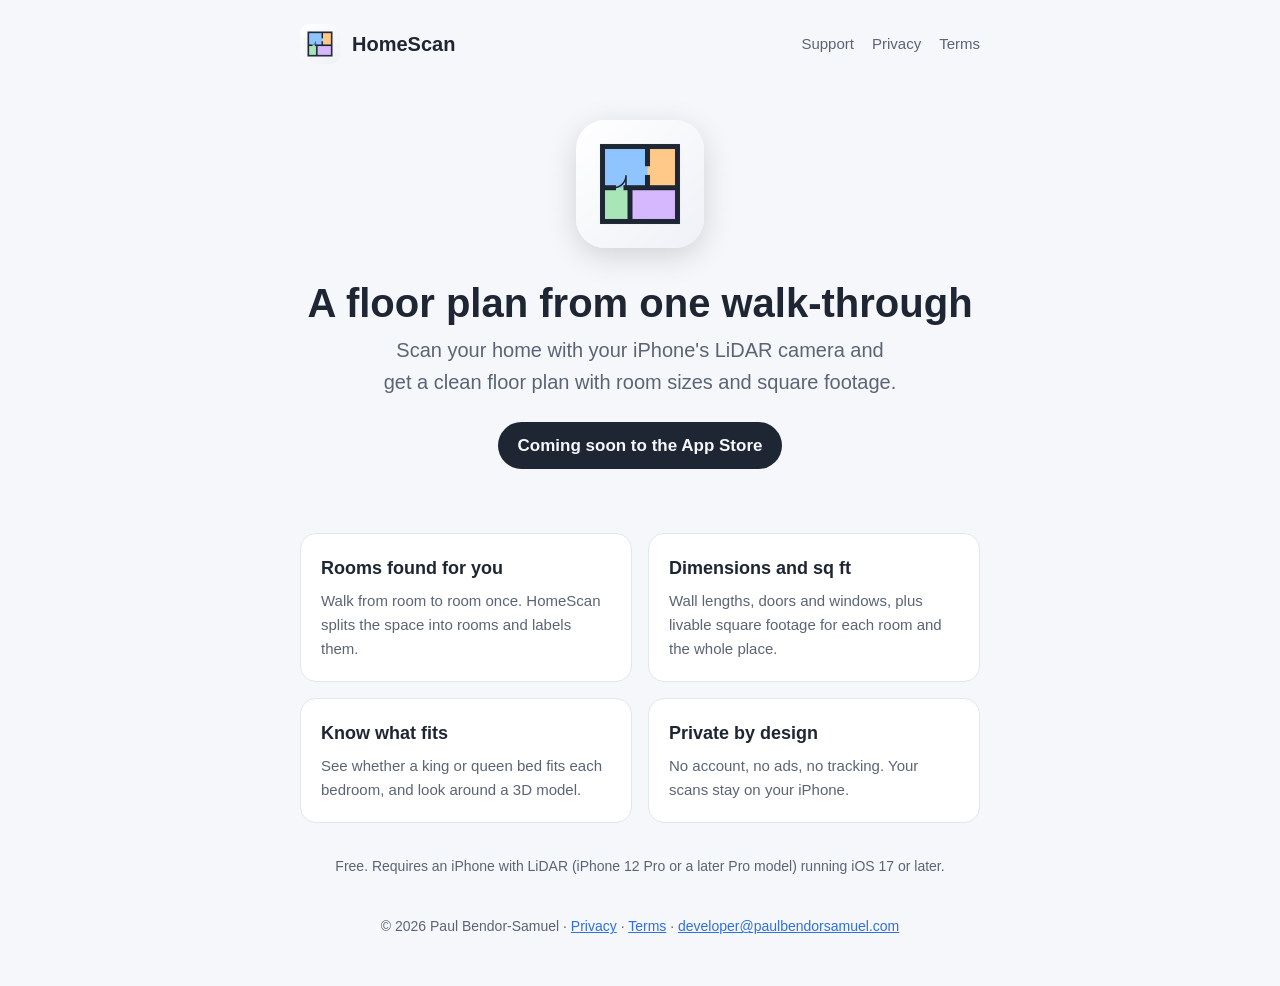
<file: index.html>
<!doctype html><html lang="en"><head><meta charset="utf-8"><meta name="viewport" content="width=device-width,initial-scale=1">
<title>HomeScan: Floor Plan Generator</title><link rel="icon" href="/favicon.png"><link rel="apple-touch-icon" href="/icon.png"><link rel="stylesheet" href="/style.css"></head><body>
<header><img src="/icon.png" alt=""><a class="brand" href="/">HomeScan</a><nav><a href="/support/">Support</a><a href="/privacy/">Privacy</a><a href="/terms/">Terms</a></nav></header><main>
<section class="hero"><img src="/icon.png" alt="HomeScan app icon"><h1>A floor plan from one walk&#8209;through</h1>
<p>Scan your home with your iPhone's LiDAR camera and get a clean floor plan with room sizes and square footage.</p><span class="soon">Coming soon to the App Store</span></section>
<div class="grid">
<div class="card"><h3>Rooms found for you</h3><p>Walk from room to room once. HomeScan splits the space into rooms and labels them.</p></div>
<div class="card"><h3>Dimensions and sq ft</h3><p>Wall lengths, doors and windows, plus livable square footage for each room and the whole place.</p></div>
<div class="card"><h3>Know what fits</h3><p>See whether a king or queen bed fits each bedroom, and look around a 3D model.</p></div>
<div class="card"><h3>Private by design</h3><p>No account, no ads, no tracking. Your scans stay on your iPhone.</p></div>
</div>
<p class="small" style="text-align:center">Free. Requires an iPhone with LiDAR (iPhone 12 Pro or a later Pro model) running iOS 17 or later.</p>
</main><footer>© 2026 Paul Bendor-Samuel · <a href="/privacy/">Privacy</a> · <a href="/terms/">Terms</a> · <a href="mailto:developer@paulbendorsamuel.com">developer@paulbendorsamuel.com</a></footer></body></html>
</file>
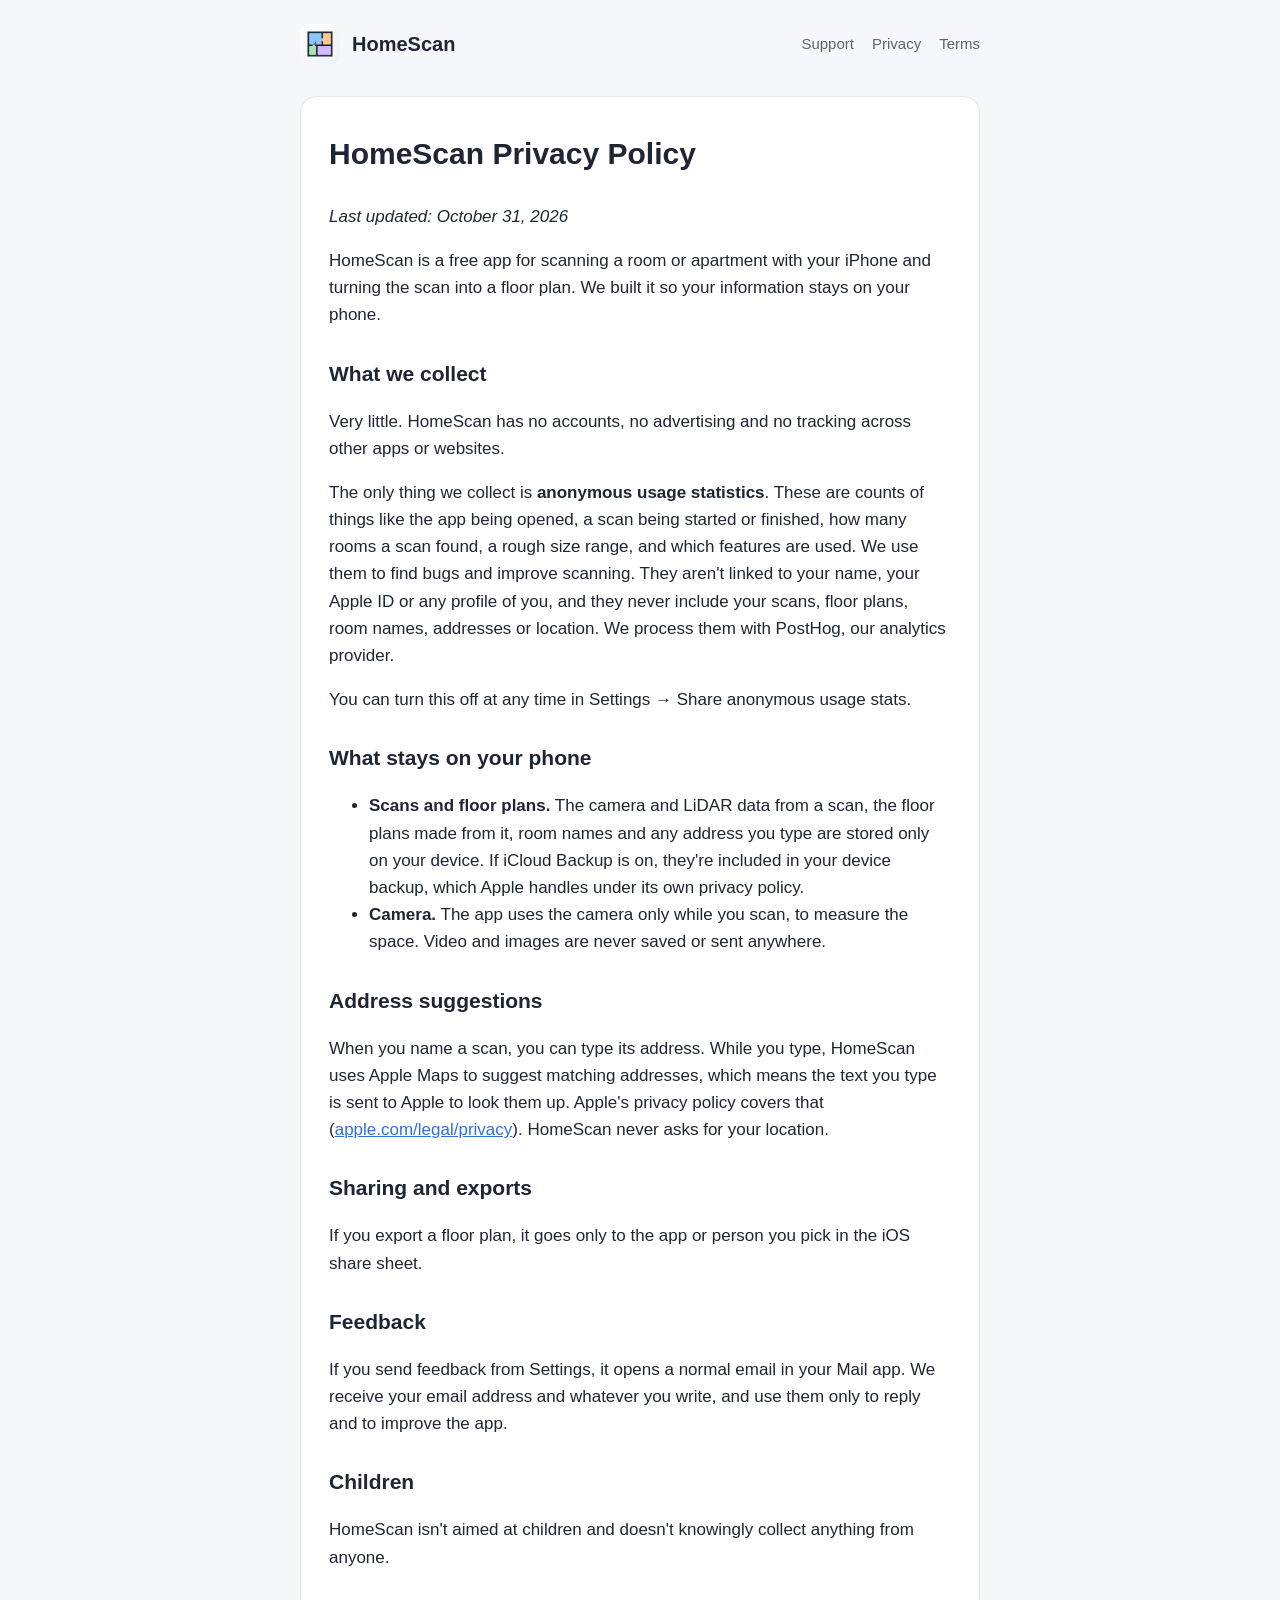
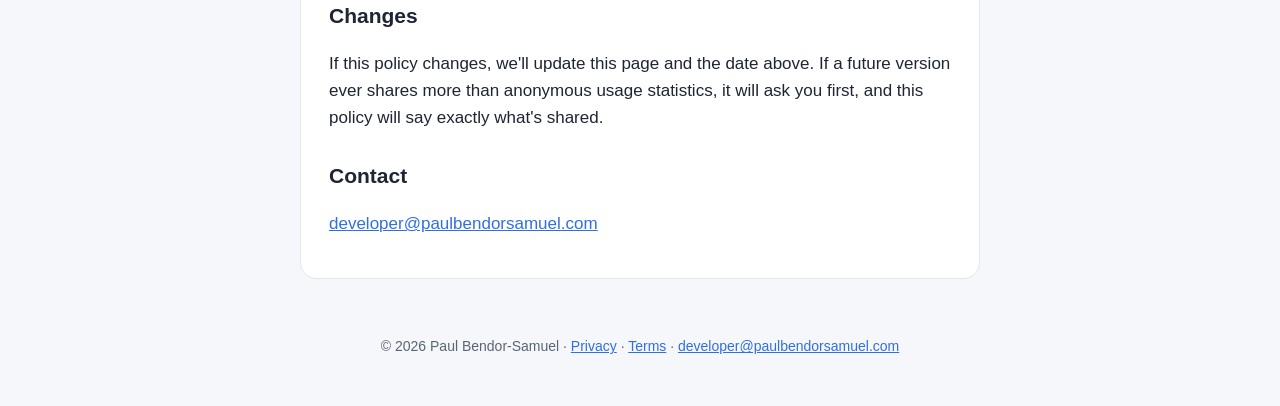
<file: privacy/index.html>
<!doctype html><html lang="en"><head><meta charset="utf-8"><meta name="viewport" content="width=device-width,initial-scale=1">
<title>HomeScan Privacy Policy</title><link rel="icon" href="/favicon.png"><link rel="apple-touch-icon" href="/icon.png"><link rel="stylesheet" href="/style.css"></head><body>
<header><img src="/icon.png" alt=""><a class="brand" href="/">HomeScan</a><nav><a href="/support/">Support</a><a href="/privacy/">Privacy</a><a href="/terms/">Terms</a></nav></header><main><article><h1>HomeScan Privacy Policy</h1>
<p><em>Last updated: October 31, 2026</em></p>
<p>HomeScan is a free app for scanning a room or apartment with your iPhone and turning the scan into a floor plan. We built it so your information stays on your phone.</p>
<h2>What we collect</h2>
<p>Very little. HomeScan has no accounts, no advertising and no tracking across other apps or websites.</p>
<p>The only thing we collect is <strong>anonymous usage statistics</strong>. These are counts of things like the app being opened, a scan being started or finished, how many rooms a scan found, a rough size range, and which features are used. We use them to find bugs and improve scanning. They aren't linked to your name, your Apple ID or any profile of you, and they never include your scans, floor plans, room names, addresses or location. We process them with PostHog, our analytics provider.</p>
<p>You can turn this off at any time in Settings → Share anonymous usage stats.</p>
<h2>What stays on your phone</h2>
<ul><li><strong>Scans and floor plans.</strong> The camera and LiDAR data from a scan, the floor plans made from it, room names and any address you type are stored only on your device. If iCloud Backup is on, they're included in your device backup, which Apple handles under its own privacy policy.</li><li><strong>Camera.</strong> The app uses the camera only while you scan, to measure the space. Video and images are never saved or sent anywhere.</li></ul>
<h2>Address suggestions</h2>
<p>When you name a scan, you can type its address. While you type, HomeScan uses Apple Maps to suggest matching addresses, which means the text you type is sent to Apple to look them up. Apple's privacy policy covers that (<a href="https://www.apple.com/legal/privacy/">apple.com/legal/privacy</a>). HomeScan never asks for your location.</p>
<h2>Sharing and exports</h2>
<p>If you export a floor plan, it goes only to the app or person you pick in the iOS share sheet.</p>
<h2>Feedback</h2>
<p>If you send feedback from Settings, it opens a normal email in your Mail app. We receive your email address and whatever you write, and use them only to reply and to improve the app.</p>
<h2>Children</h2>
<p>HomeScan isn't aimed at children and doesn't knowingly collect anything from anyone.</p>
<h2>Changes</h2>
<p>If this policy changes, we'll update this page and the date above. If a future version ever shares more than anonymous usage statistics, it will ask you first, and this policy will say exactly what's shared.</p>
<h2>Contact</h2>
<p><a href="mailto:developer@paulbendorsamuel.com">developer@paulbendorsamuel.com</a></p></article></main><footer>© 2026 Paul Bendor-Samuel · <a href="/privacy/">Privacy</a> · <a href="/terms/">Terms</a> · <a href="mailto:developer@paulbendorsamuel.com">developer@paulbendorsamuel.com</a></footer></body></html>
</file>
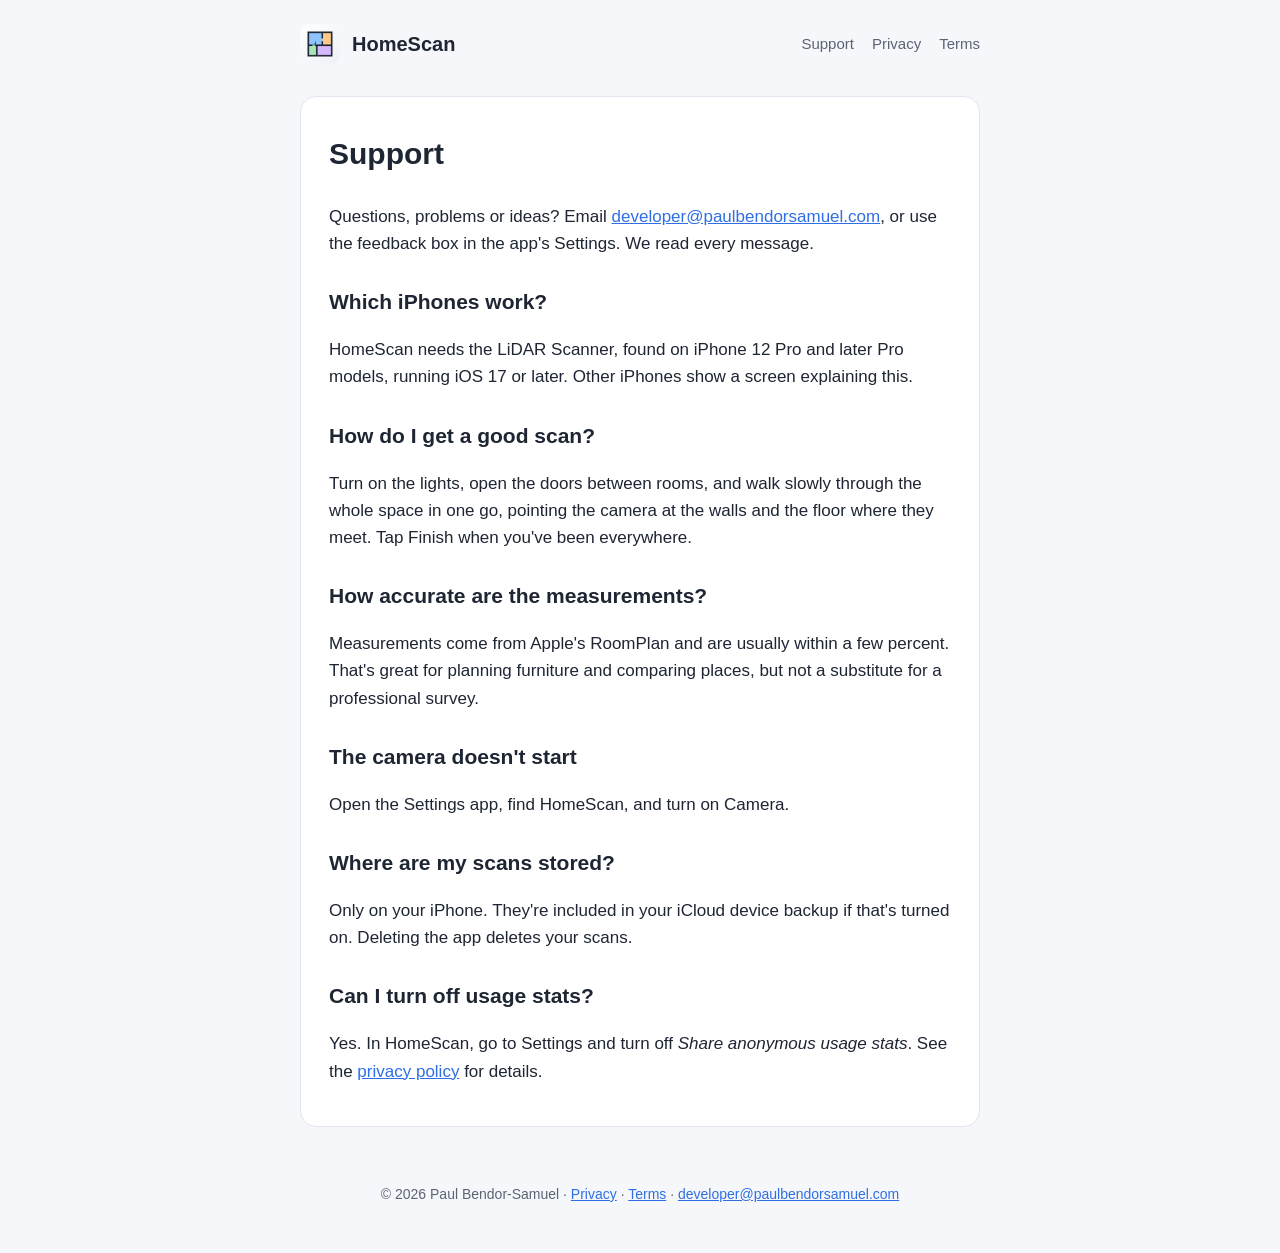
<file: support/index.html>
<!doctype html><html lang="en"><head><meta charset="utf-8"><meta name="viewport" content="width=device-width,initial-scale=1">
<title>HomeScan Support</title><link rel="icon" href="/favicon.png"><link rel="apple-touch-icon" href="/icon.png"><link rel="stylesheet" href="/style.css"></head><body>
<header><img src="/icon.png" alt=""><a class="brand" href="/">HomeScan</a><nav><a href="/support/">Support</a><a href="/privacy/">Privacy</a><a href="/terms/">Terms</a></nav></header><main><article><h1>Support</h1>
<p>Questions, problems or ideas? Email <a href="mailto:developer@paulbendorsamuel.com">developer@paulbendorsamuel.com</a>, or use the feedback box in the app's Settings. We read every message.</p>
<h2>Which iPhones work?</h2><p>HomeScan needs the LiDAR Scanner, found on iPhone 12 Pro and later Pro models, running iOS 17 or later. Other iPhones show a screen explaining this.</p>
<h2>How do I get a good scan?</h2><p>Turn on the lights, open the doors between rooms, and walk slowly through the whole space in one go, pointing the camera at the walls and the floor where they meet. Tap Finish when you've been everywhere.</p>
<h2>How accurate are the measurements?</h2><p>Measurements come from Apple's RoomPlan and are usually within a few percent. That's great for planning furniture and comparing places, but not a substitute for a professional survey.</p>
<h2>The camera doesn't start</h2><p>Open the Settings app, find HomeScan, and turn on Camera.</p>
<h2>Where are my scans stored?</h2><p>Only on your iPhone. They're included in your iCloud device backup if that's turned on. Deleting the app deletes your scans.</p>
<h2>Can I turn off usage stats?</h2><p>Yes. In HomeScan, go to Settings and turn off <em>Share anonymous usage stats</em>. See the <a href="/privacy/">privacy policy</a> for details.</p>
</article></main><footer>© 2026 Paul Bendor-Samuel · <a href="/privacy/">Privacy</a> · <a href="/terms/">Terms</a> · <a href="mailto:developer@paulbendorsamuel.com">developer@paulbendorsamuel.com</a></footer></body></html>
</file>
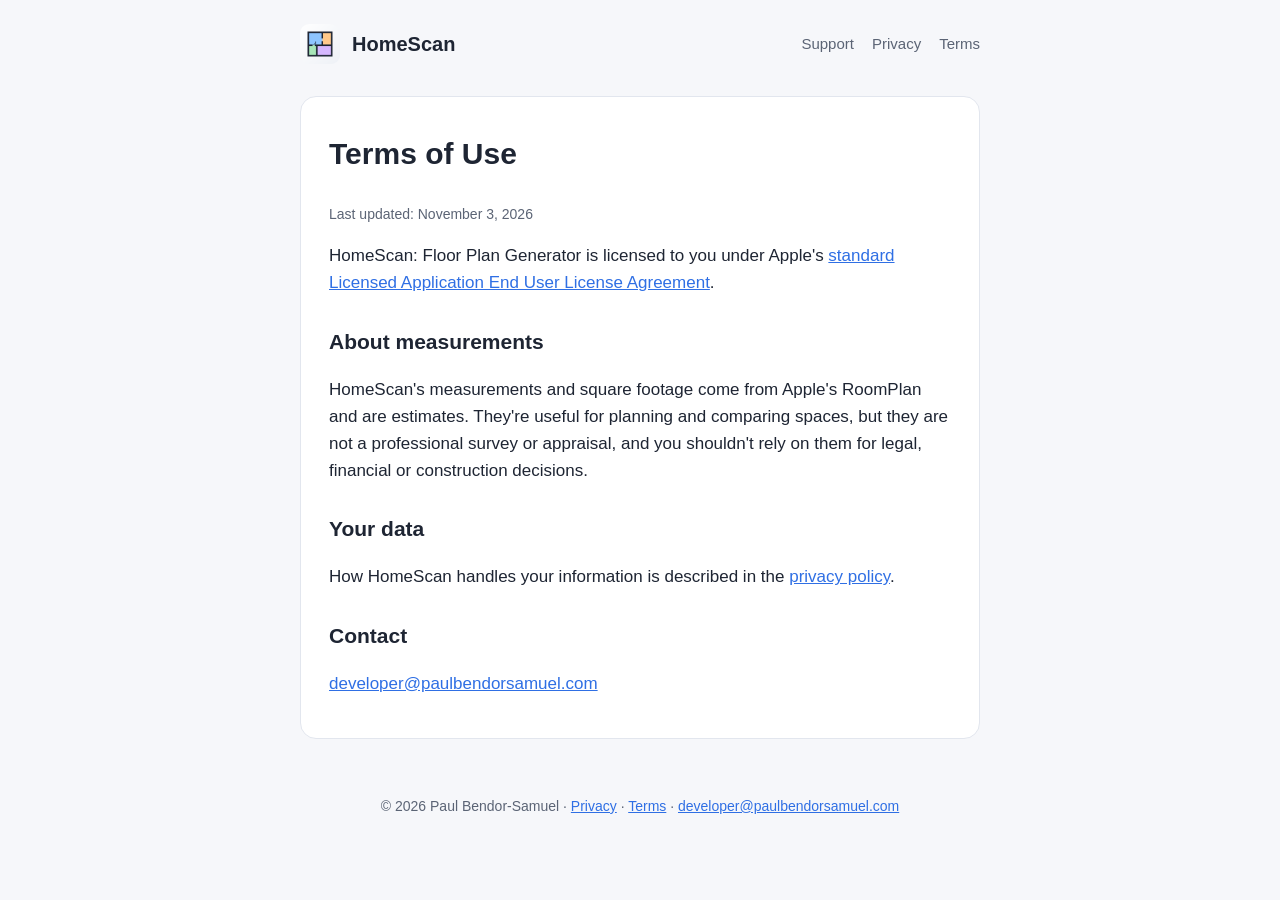
<file: terms/index.html>
<!doctype html><html lang="en"><head><meta charset="utf-8"><meta name="viewport" content="width=device-width,initial-scale=1">
<title>HomeScan Terms of Use</title><link rel="icon" href="/favicon.png"><link rel="apple-touch-icon" href="/icon.png"><link rel="stylesheet" href="/style.css"></head><body>
<header><img src="/icon.png" alt=""><a class="brand" href="/">HomeScan</a><nav><a href="/support/">Support</a><a href="/privacy/">Privacy</a><a href="/terms/">Terms</a></nav></header><main><article><h1>Terms of Use</h1>
<p class="small">Last updated: November 3, 2026</p>
<p>HomeScan: Floor Plan Generator is licensed to you under Apple's <a href="https://www.apple.com/legal/internet-services/itunes/dev/stdeula/">standard Licensed Application End User License Agreement</a>.</p>
<h2>About measurements</h2><p>HomeScan's measurements and square footage come from Apple's RoomPlan and are estimates. They're useful for planning and comparing spaces, but they are not a professional survey or appraisal, and you shouldn't rely on them for legal, financial or construction decisions.</p>
<h2>Your data</h2><p>How HomeScan handles your information is described in the <a href="/privacy/">privacy policy</a>.</p>
<h2>Contact</h2><p><a href="mailto:developer@paulbendorsamuel.com">developer@paulbendorsamuel.com</a></p></article></main><footer>© 2026 Paul Bendor-Samuel · <a href="/privacy/">Privacy</a> · <a href="/terms/">Terms</a> · <a href="mailto:developer@paulbendorsamuel.com">developer@paulbendorsamuel.com</a></footer></body></html>
</file>
<file: style.css>
:root{--bg:#F6F7FA;--card:#fff;--ink:#1E2533;--muted:#5B6475;--accent:#2F6FE4;--line:#E2E6EE}
@media (prefers-color-scheme:dark){:root{--bg:#11151C;--card:#1A202A;--ink:#EEF1F6;--muted:#A3ACBC;--accent:#8EC5FF;--line:#2A3240}}
*{box-sizing:border-box}
body{margin:0;background:var(--bg);color:var(--ink);font:17px/1.6 -apple-system,BlinkMacSystemFont,"Segoe UI",Roboto,sans-serif}
a{color:var(--accent)}
header,main,footer{max-width:720px;margin:0 auto;padding:0 20px}
header{display:flex;align-items:center;gap:12px;padding-top:24px}
header img{width:40px;height:40px;border-radius:9px}
header a.brand{font-weight:700;font-size:20px;color:var(--ink);text-decoration:none}
nav{margin-left:auto;display:flex;gap:18px;font-size:15px}
nav a{color:var(--muted);text-decoration:none}nav a:hover{color:var(--ink)}
.hero{text-align:center;padding:56px 0 32px}
.hero img{width:128px;height:128px;border-radius:29px;box-shadow:0 8px 30px rgba(0,0,0,.15)}
.hero h1{font-size:40px;line-height:1.15;margin:24px 0 8px}
.hero p{color:var(--muted);font-size:20px;margin:0 auto;max-width:520px}
.soon{display:inline-block;margin-top:24px;padding:10px 20px;border-radius:999px;background:var(--ink);color:var(--bg);font-weight:600}
.grid{display:grid;grid-template-columns:1fr 1fr;gap:16px;margin:32px 0}
.card{background:var(--card);border:1px solid var(--line);border-radius:16px;padding:20px}
.card h3{margin:0 0 6px;font-size:18px}.card p{margin:0;color:var(--muted);font-size:15px}
article{background:var(--card);border:1px solid var(--line);border-radius:16px;padding:8px 28px 24px;margin:32px 0}
article h1{font-size:30px}article h2{font-size:21px;margin-top:28px}
.small{color:var(--muted);font-size:14px}
footer{padding:24px 20px 48px;color:var(--muted);font-size:14px;text-align:center}
@media (max-width:480px){.grid{grid-template-columns:1fr}.hero h1{font-size:32px}nav{gap:12px}}
</file>
